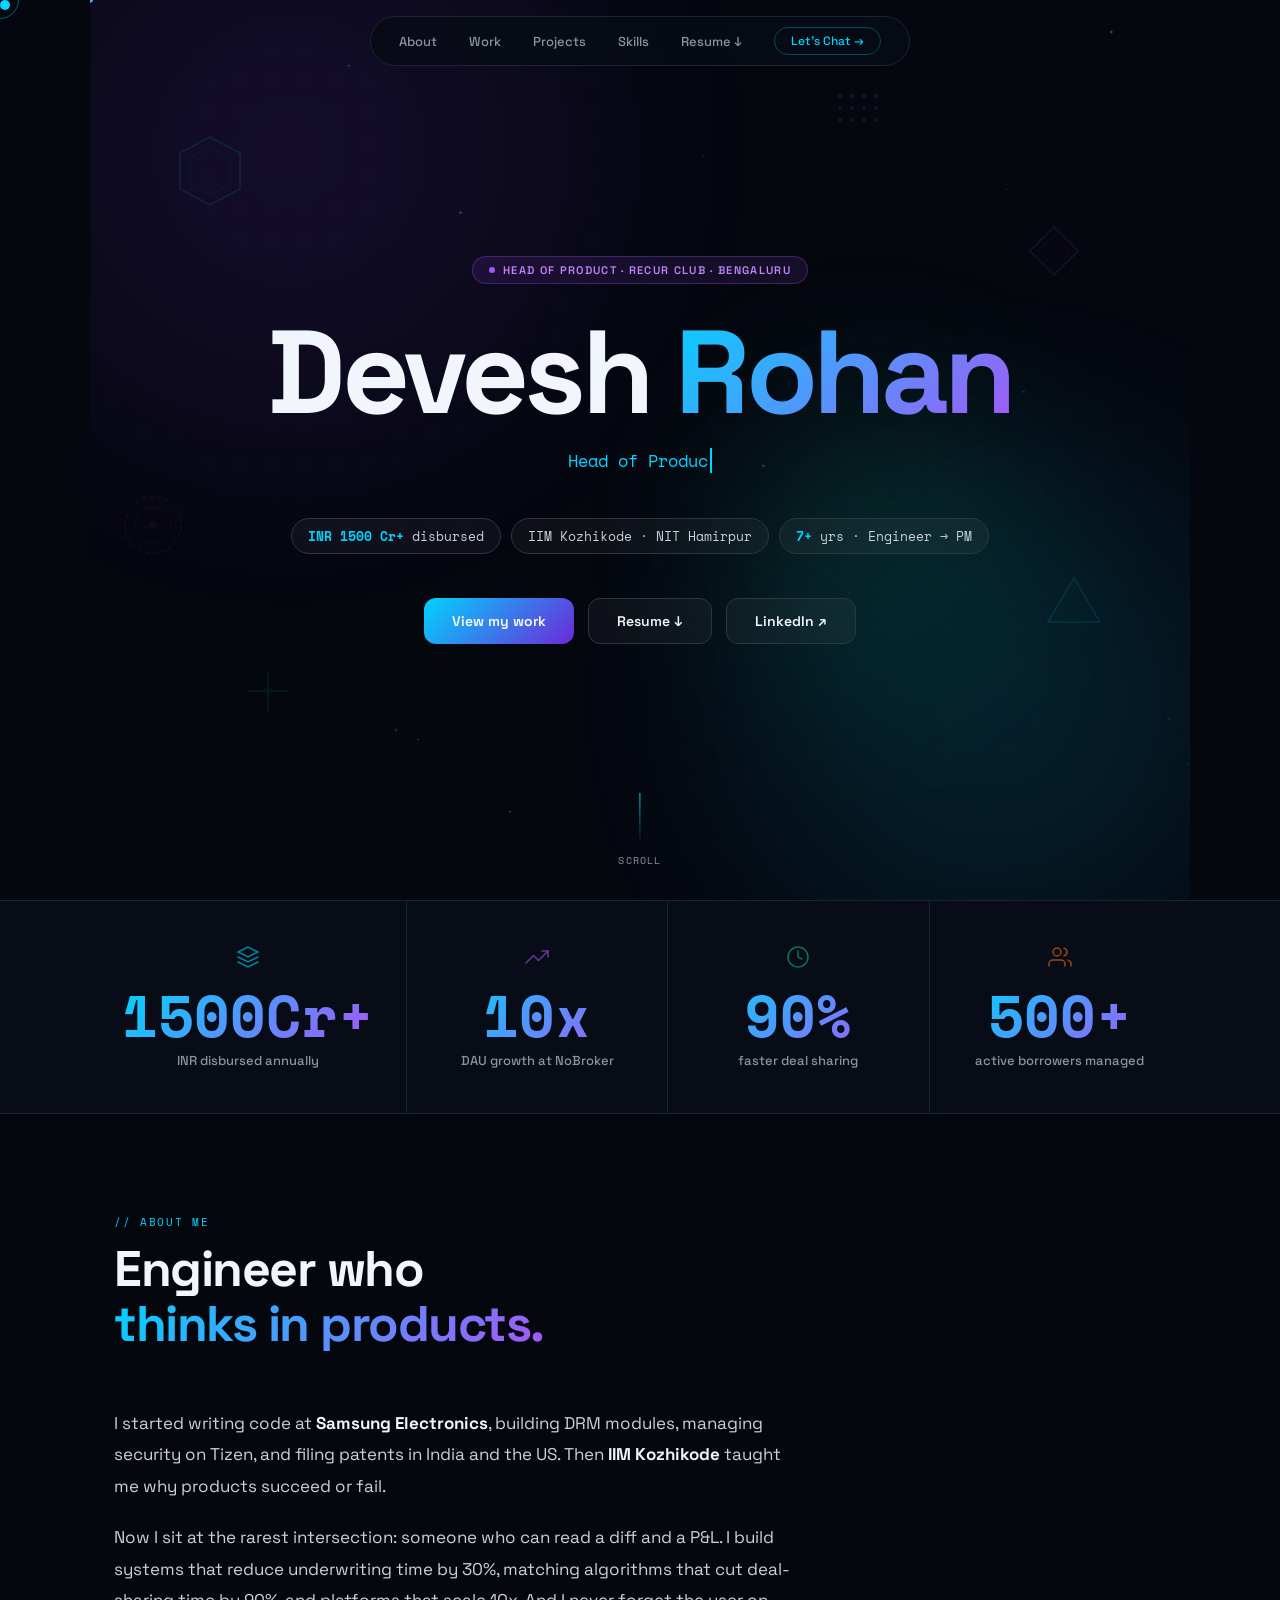
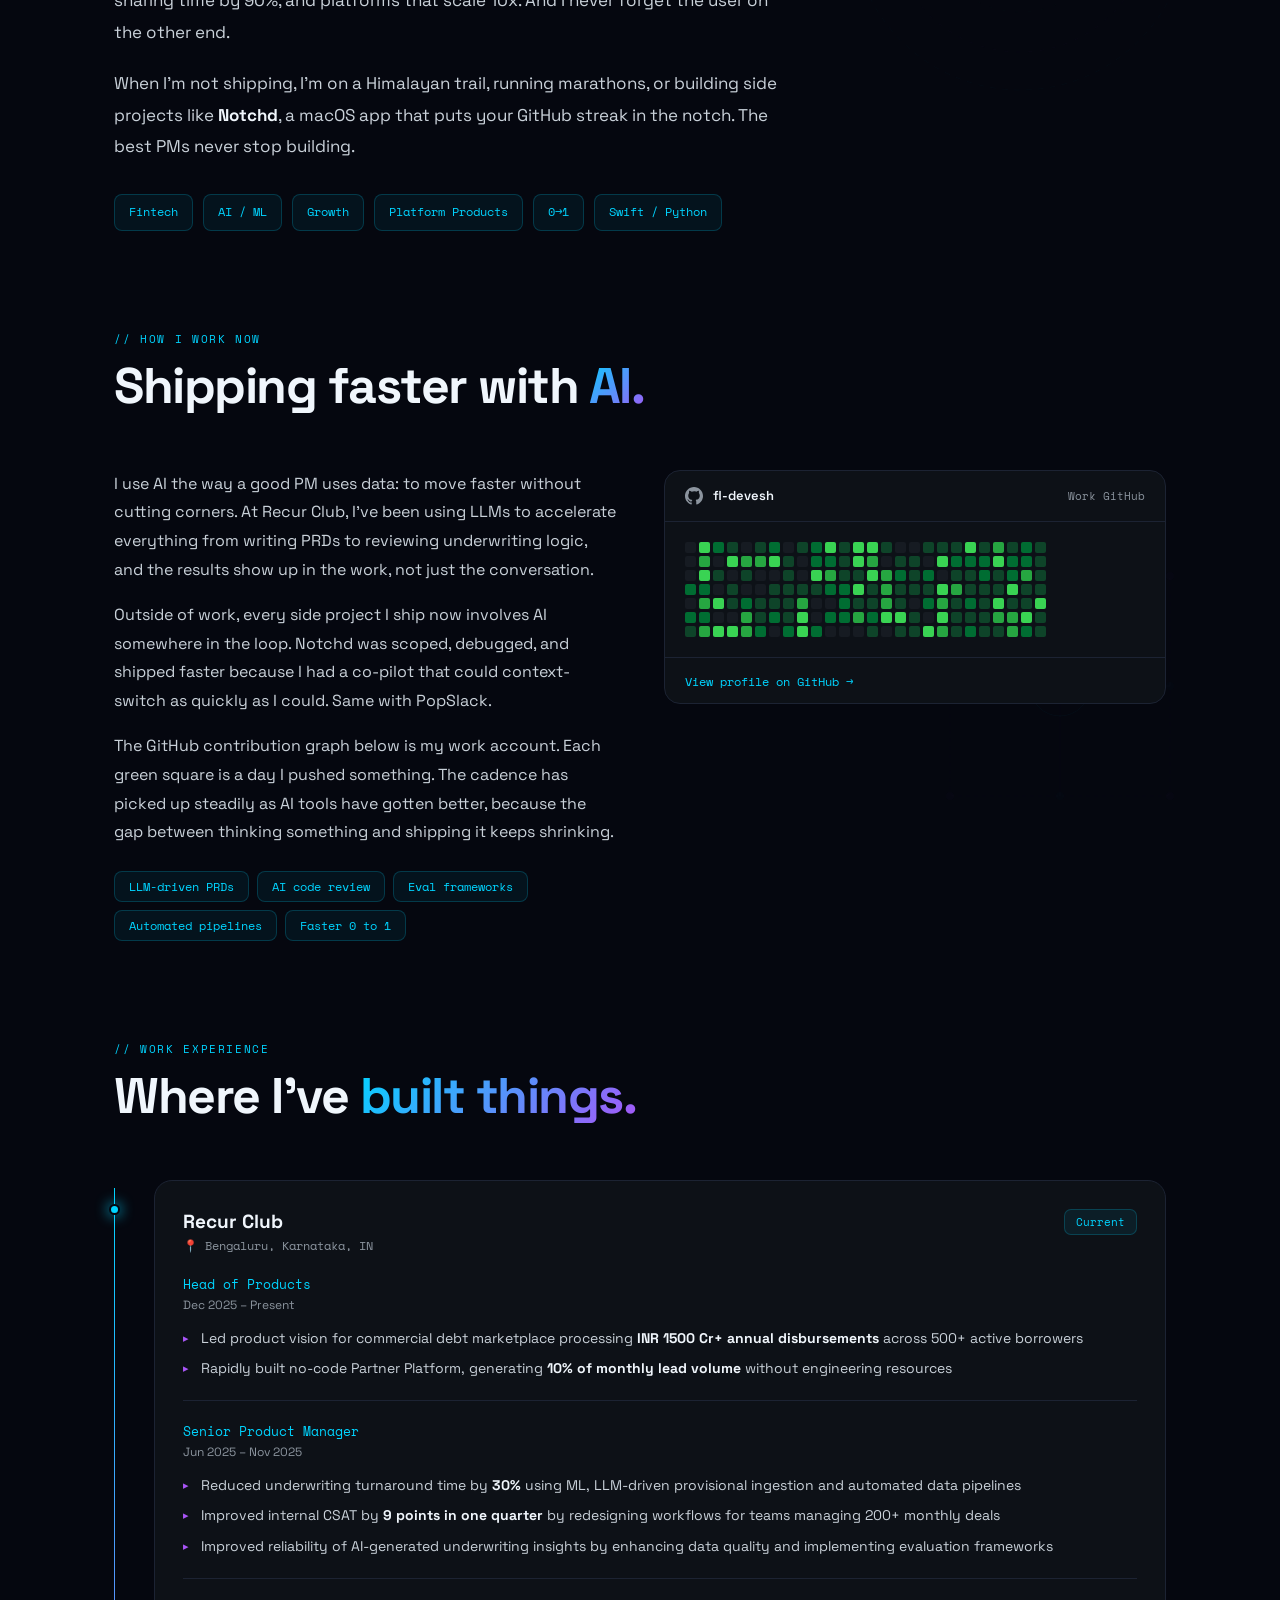
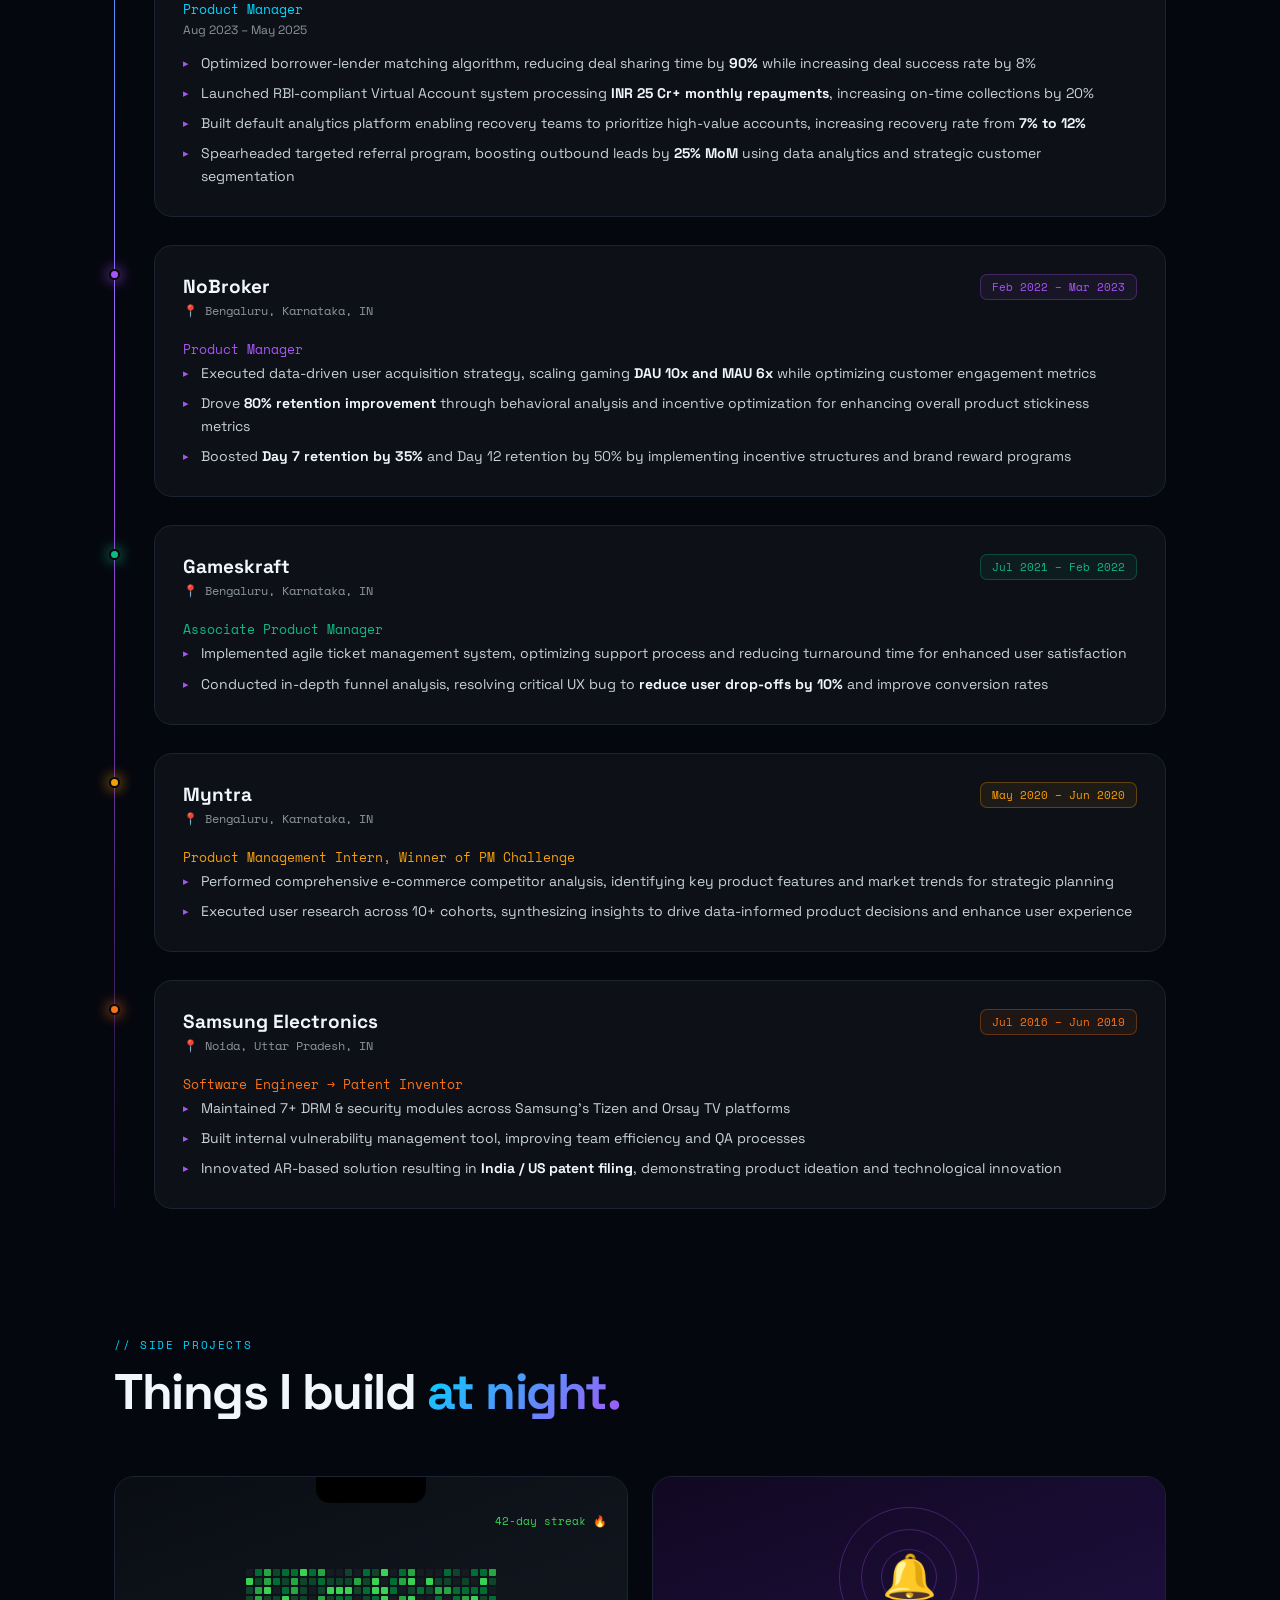
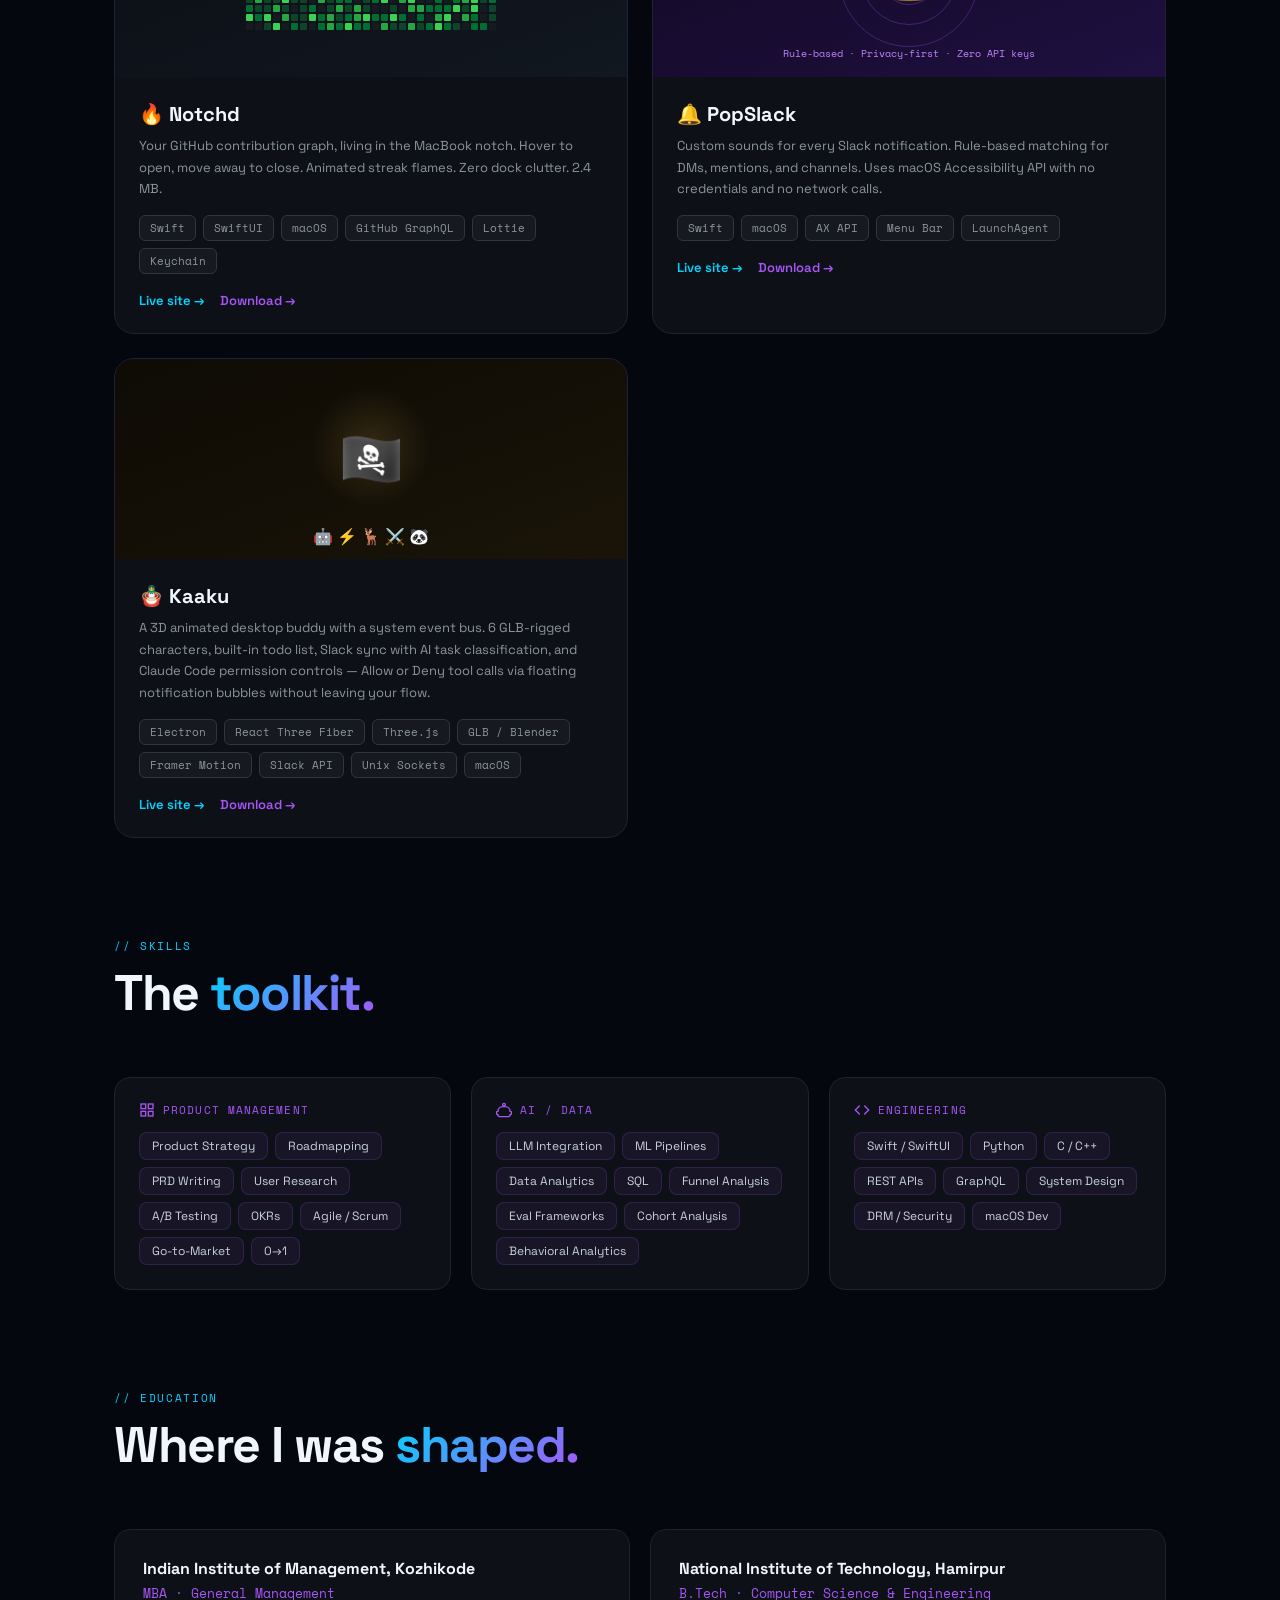
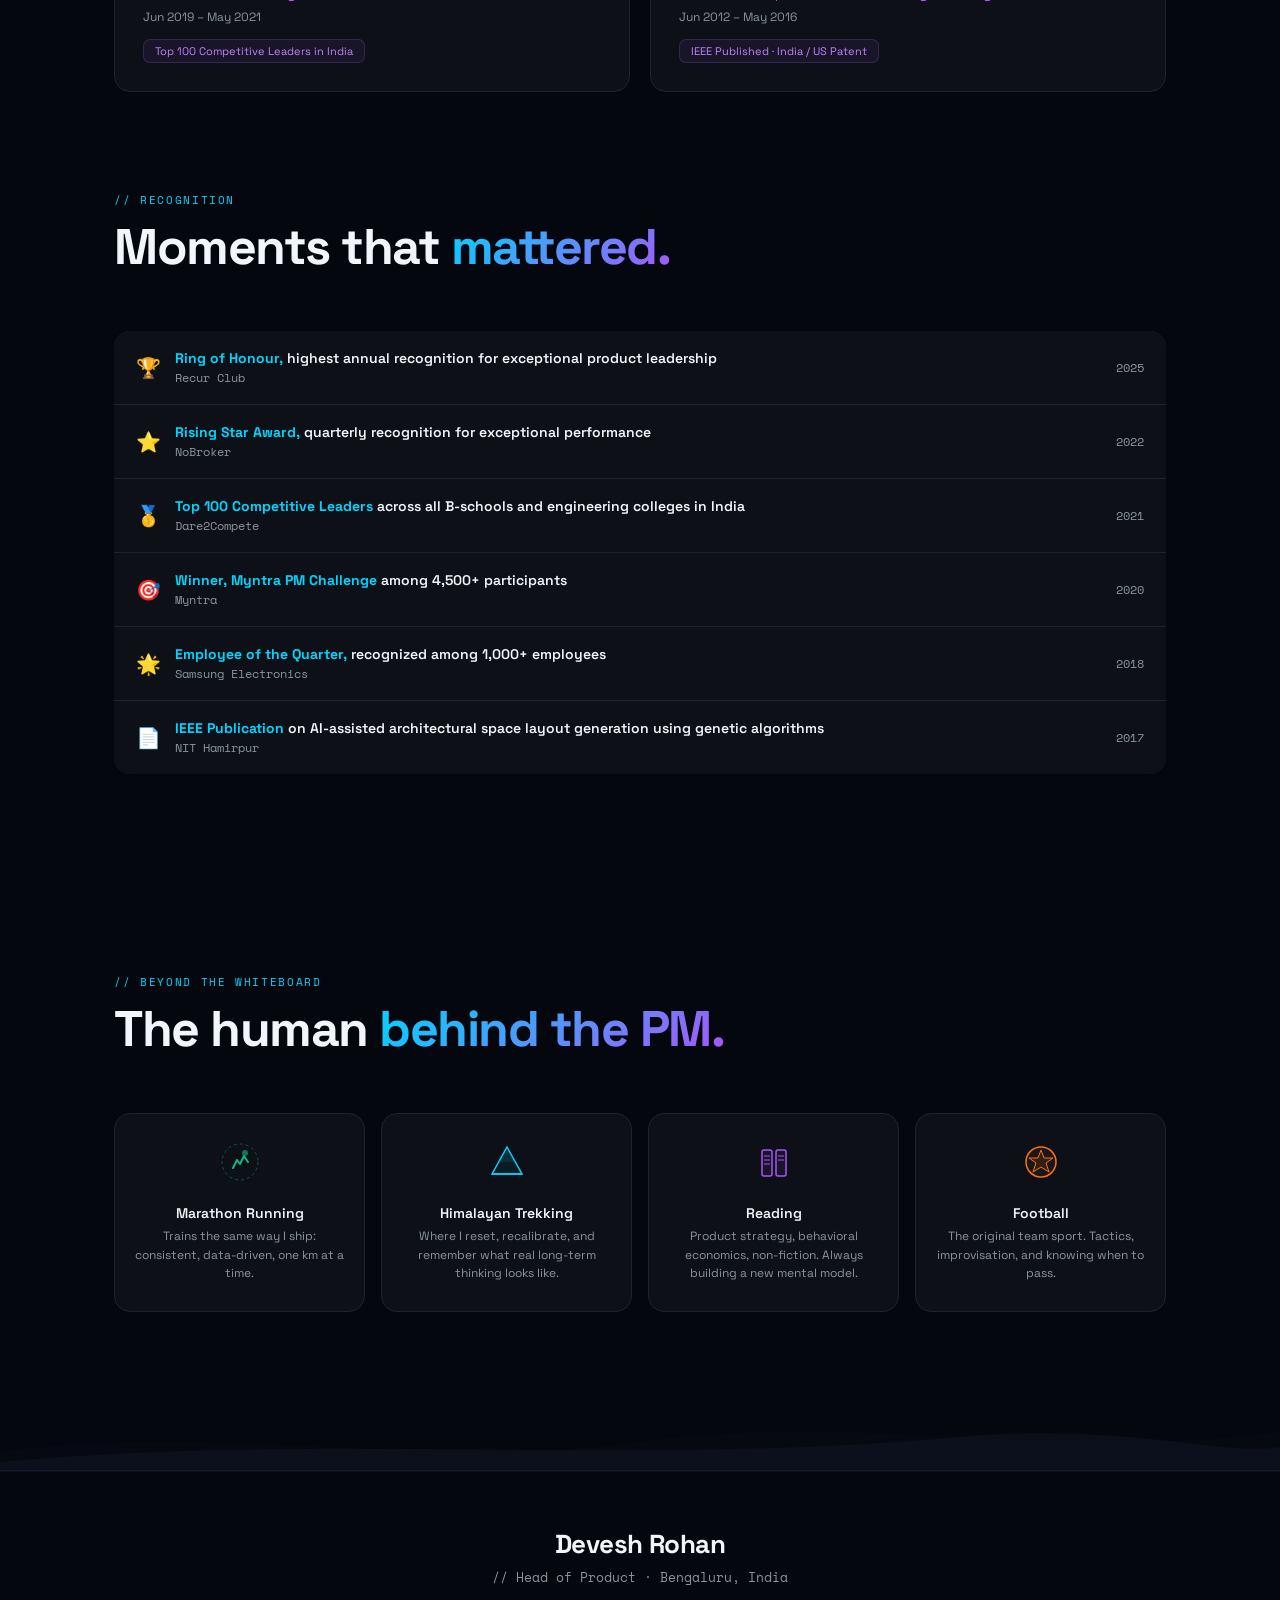
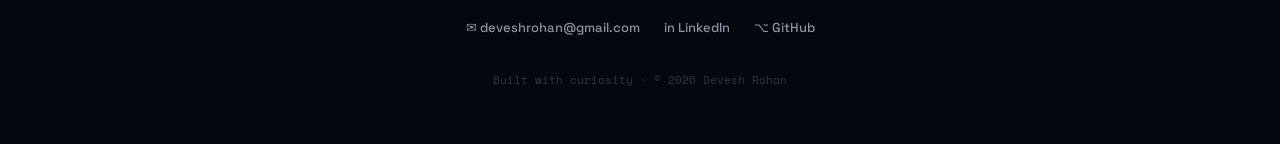
<file: v1/index.html>
<!DOCTYPE html>
<html lang="en">
<head>
  <meta charset="UTF-8" />
  <meta name="viewport" content="width=device-width, initial-scale=1.0" />
  <title>Devesh Rohan, Head of Product</title>
  <meta name="description" content="Head of Product at Recur Club. IIM Kozhikode MBA. Building data-driven products at the intersection of fintech, AI, and growth." />
  <meta property="og:title" content="Devesh Rohan, Head of Product" />
  <meta property="og:description" content="Engineer turned PM. IIM Kozhikode. Building at the intersection of fintech, AI, and growth." />

  <!-- Google Analytics 4 -->
  <script async src="https://www.googletagmanager.com/gtag/js?id=G-6J26ZSESSP"></script>
  <script>
    window.dataLayer = window.dataLayer || [];
    function gtag(){dataLayer.push(arguments);}
    gtag('js', new Date());
    gtag('config', 'G-6J26ZSESSP');
  </script>

  <!-- Hotjar -->
  <script>
    (function(h,o,t,j,a,r){
      h.hj=h.hj||function(){(h.hj.q=h.hj.q||[]).push(arguments)};
      h._hjSettings={hjid:6670886,hjsv:6};
      a=o.getElementsByTagName('head')[0];
      r=o.createElement('script');r.async=1;
      r.src=t+h._hjSettings.hjid+j+h._hjSettings.hjsv;
      a.appendChild(r);
    })(window,document,'https://static.hotjar.com/c/hotjar-','.js?sv=');
  </script>

  <link rel="preconnect" href="https://fonts.googleapis.com">
  <link rel="preconnect" href="https://fonts.gstatic.com" crossorigin>
  <link href="https://fonts.googleapis.com/css2?family=Space+Grotesk:wght@300;400;500;600;700&family=Space+Mono:ital,wght@0,400;0,700;1,400&display=swap" rel="stylesheet">

  <style>
    *, *::before, *::after { box-sizing: border-box; margin: 0; padding: 0; }

    :root {
      --bg:       #05070f;
      --bg2:      #080c16;
      --surface:  #0d1117;
      --surface2: #161b22;
      --border:   #1c2333;
      --border2:  #30363d;
      --cyan:     #00d4ff;
      --purple:   #a855f7;
      --green:    #10b981;
      --orange:   #f97316;
      --text:     #f0f6fc;
      --text2:    #c9d1d9;
      --muted:    #8b949e;
      --font:     'Space Grotesk', sans-serif;
      --mono:     'Space Mono', monospace;
    }

    html { scroll-behavior: smooth; }

    body {
      background: var(--bg);
      color: var(--text);
      font-family: var(--font);
      overflow-x: hidden;
      cursor: none;
    }

    /* ── CUSTOM CURSOR ── */
    #cursor {
      position: fixed; width: 10px; height: 10px;
      background: var(--cyan); border-radius: 50%;
      pointer-events: none; z-index: 9999;
      transition: transform 0.1s; mix-blend-mode: screen;
    }
    #cursor-ring {
      position: fixed; width: 38px; height: 38px;
      border: 1.5px solid rgba(0,212,255,0.4); border-radius: 50%;
      pointer-events: none; z-index: 9998;
      transition: transform 0.2s, border-color 0.2s; mix-blend-mode: screen;
    }

    /* ── PROGRESS BAR ── */
    #progress-bar {
      position: fixed; top: 0; left: 0; height: 2px;
      background: linear-gradient(90deg, var(--cyan), var(--purple));
      z-index: 1000; width: 0%; transition: width 0.1s linear;
    }

    /* ── NAV ── */
    nav {
      position: fixed; top: 16px; left: 50%;
      transform: translateX(-50%);
      z-index: 100;
      background: rgba(8,12,22,0.85);
      backdrop-filter: blur(20px);
      border: 1px solid var(--border);
      border-radius: 999px;
      padding: 10px 28px;
      display: flex; align-items: center; gap: 32px;
      font-size: 13px; font-weight: 500;
      white-space: nowrap;
    }
    nav a { color: var(--muted); text-decoration: none; transition: color 0.2s; }
    nav a:hover { color: var(--text); }
    nav .nav-cta {
      color: var(--cyan); border: 1px solid rgba(0,212,255,0.3);
      padding: 5px 16px; border-radius: 999px; font-size: 12px;
    }
    nav .nav-cta:hover { background: rgba(0,212,255,0.08); color: var(--cyan); }

    /* ── HERO ── */
    #hero {
      position: relative; height: 100vh; min-height: 700px;
      display: flex; flex-direction: column;
      align-items: center; justify-content: center;
      overflow: hidden; text-align: center;
    }
    #hero-canvas { position: absolute; inset: 0; z-index: 0; }

    .orb {
      position: absolute; border-radius: 50%;
      filter: blur(80px); opacity: 0.15;
      pointer-events: none; z-index: 1;
    }
    .orb-1 {
      width: 700px; height: 700px;
      background: radial-gradient(circle, #7c3aed, transparent);
      top: -200px; left: -150px;
      animation: orb1 14s ease-in-out infinite;
    }
    .orb-2 {
      width: 600px; height: 600px;
      background: radial-gradient(circle, #00d4ff, transparent);
      bottom: -100px; right: -100px;
      animation: orb2 18s ease-in-out infinite;
    }
    .orb-3 {
      width: 350px; height: 350px;
      background: radial-gradient(circle, #10b981, transparent);
      top: 40%; left: 55%;
      animation: orb3 11s ease-in-out infinite;
    }
    @keyframes orb1 { 0%,100%{transform:translate(0,0)} 50%{transform:translate(60px,50px)} }
    @keyframes orb2 { 0%,100%{transform:translate(0,0)} 50%{transform:translate(-50px,-60px)} }
    @keyframes orb3 { 0%,100%{transform:scale(1)} 50%{transform:scale(1.3)} }

    .hero-content { position: relative; z-index: 2; padding: 0 24px; }

    .hero-tag {
      display: inline-flex; align-items: center; gap: 8px;
      background: rgba(168,85,247,0.1);
      border: 1px solid rgba(168,85,247,0.3);
      color: #c084fc; font-size: 11px; font-weight: 600;
      letter-spacing: 0.12em; text-transform: uppercase;
      padding: 6px 16px; border-radius: 999px; margin-bottom: 32px;
    }
    .hero-tag::before {
      content: ''; width: 6px; height: 6px;
      background: #a855f7; border-radius: 50%;
      animation: dot-pulse 2s infinite;
    }
    @keyframes dot-pulse {
      0%,100%{opacity:1;transform:scale(1)} 50%{opacity:0.4;transform:scale(1.4)}
    }

    h1.hero-name {
      font-size: clamp(60px, 10vw, 118px);
      font-weight: 700; line-height: 0.95;
      letter-spacing: -0.04em; margin-bottom: 20px;
    }
    .name-first { color: var(--text); }
    .name-last {
      background: linear-gradient(135deg, var(--cyan) 0%, var(--purple) 100%);
      -webkit-background-clip: text; -webkit-text-fill-color: transparent;
      background-clip: text;
    }

    .hero-typewriter {
      font-family: var(--mono); font-size: 17px;
      color: var(--muted); margin-bottom: 44px; height: 26px;
    }
    #tw-text {
      color: var(--cyan);
      border-right: 2px solid var(--cyan);
      padding-right: 2px;
      animation: caret 0.8s step-end infinite;
    }
    @keyframes caret { 0%,100%{border-color:var(--cyan)} 50%{border-color:transparent} }

    .hero-pills {
      display: flex; gap: 10px; justify-content: center;
      flex-wrap: wrap; margin-bottom: 44px;
    }
    .pill {
      background: rgba(255,255,255,0.04);
      border: 1px solid var(--border2);
      border-radius: 999px; padding: 7px 16px;
      font-size: 13px; color: var(--text2);
      font-family: var(--mono);
    }
    .pill strong { color: var(--cyan); }

    .hero-ctas { display: flex; gap: 14px; justify-content: center; flex-wrap: wrap; }

    .btn {
      display: inline-flex; align-items: center; gap: 8px;
      padding: 13px 28px; border-radius: 12px;
      font-size: 14px; font-weight: 600;
      text-decoration: none; transition: all 0.22s;
      font-family: var(--font); cursor: none;
    }
    .btn-primary {
      background: linear-gradient(135deg, var(--cyan), #6d28d9);
      color: #fff;
    }
    .btn-primary:hover { transform: translateY(-3px); box-shadow: 0 10px 32px rgba(0,212,255,0.35); }
    .btn-secondary {
      background: rgba(255,255,255,0.04); color: var(--text);
      border: 1px solid var(--border2);
    }
    .btn-secondary:hover { background: rgba(255,255,255,0.09); transform: translateY(-3px); }

    .scroll-hint {
      position: absolute; bottom: 32px; left: 50%;
      transform: translateX(-50%); z-index: 2;
      display: flex; flex-direction: column;
      align-items: center; gap: 8px;
      color: var(--muted); font-size: 10px;
      letter-spacing: 0.12em; text-transform: uppercase;
      font-family: var(--mono);
    }
    .scroll-line {
      width: 1px; height: 52px;
      background: linear-gradient(to bottom, var(--cyan), transparent);
      animation: scroll-anim 2.2s ease-in-out infinite;
    }
    @keyframes scroll-anim {
      0%{opacity:0;transform:scaleY(0);transform-origin:top}
      50%{opacity:1;transform:scaleY(1)}
      100%{opacity:0;transform:scaleY(0);transform-origin:bottom}
    }

    /* ── METRICS STRIP ── */
    #metrics {
      background: var(--bg2);
      border-top: 1px solid var(--border);
      border-bottom: 1px solid var(--border);
      padding: 0;
    }
    .metrics-grid {
      display: grid; grid-template-columns: repeat(4,1fr);
      max-width: 1100px; margin: 0 auto;
      gap: 1px; background: var(--border);
    }
    .metric-item { background: var(--bg2); padding: 44px 32px; text-align: center; }
    .metric-number {
      font-size: clamp(38px, 5vw, 58px);
      font-weight: 700; font-family: var(--mono);
      background: linear-gradient(135deg, var(--cyan), var(--purple));
      -webkit-background-clip: text; -webkit-text-fill-color: transparent;
      background-clip: text; line-height: 1; margin-bottom: 8px;
    }
    .metric-label { font-size: 13px; color: var(--muted); font-weight: 500; }

    /* ── SECTIONS ── */
    section {
      padding: 100px 24px;
      max-width: 1100px;
      margin: 0 auto;
    }
    .section-label {
      font-family: var(--mono); font-size: 11px; color: var(--cyan);
      letter-spacing: 0.15em; text-transform: uppercase; margin-bottom: 12px;
    }
    .section-title {
      font-size: clamp(30px, 5vw, 50px);
      font-weight: 700; letter-spacing: -0.03em;
      line-height: 1.1; margin-bottom: 56px;
    }
    .section-title em {
      font-style: normal;
      background: linear-gradient(135deg, var(--cyan), var(--purple));
      -webkit-background-clip: text; -webkit-text-fill-color: transparent;
      background-clip: text;
    }

    /* ── ABOUT ── */
    .about-body {
      max-width: 680px;
      font-size: 17px; color: var(--text2); line-height: 1.85;
    }
    .about-body p + p { margin-top: 20px; }
    .about-body strong { color: var(--text); }
    .about-chips { display: flex; gap: 10px; flex-wrap: wrap; margin-top: 32px; }
    .about-chip {
      background: rgba(0,212,255,0.06);
      border: 1px solid rgba(0,212,255,0.2);
      color: var(--cyan); font-size: 12px;
      font-family: var(--mono); padding: 6px 14px;
      border-radius: 8px;
    }

    /* ── TIMELINE ── */
    .timeline { position: relative; }
    .timeline::before {
      content: ''; position: absolute;
      left: 0; top: 8px; bottom: 0; width: 1px;
      background: linear-gradient(to bottom, var(--cyan), var(--purple), rgba(168,85,247,0.1));
    }
    .timeline-item {
      padding-left: 40px; margin-bottom: 28px;
      position: relative; opacity: 0;
      transform: translateX(24px);
      transition: opacity 0.6s cubic-bezier(0.16,1,0.3,1), transform 0.6s cubic-bezier(0.16,1,0.3,1);
    }
    .timeline-item.visible { opacity: 1; transform: translateX(0); }
    .timeline-dot {
      position: absolute; left: -5px; top: 24px;
      width: 11px; height: 11px; border-radius: 50%;
      background: var(--cyan); border: 2px solid var(--bg);
      box-shadow: 0 0 14px var(--cyan);
    }
    .t-card {
      background: var(--surface); border: 1px solid var(--border);
      border-radius: 18px; padding: 28px;
      transition: border-color 0.2s, box-shadow 0.2s;
    }
    .t-card:hover { border-color: rgba(0,212,255,0.25); box-shadow: 0 8px 40px rgba(0,0,0,0.3); }
    .t-header {
      display: flex; align-items: flex-start;
      justify-content: space-between; margin-bottom: 20px;
      gap: 16px; flex-wrap: wrap;
    }
    .t-company { font-size: 19px; font-weight: 700; margin-bottom: 3px; }
    .t-location { font-size: 12px; color: var(--muted); font-family: var(--mono); }
    .t-badge {
      background: rgba(0,212,255,0.07);
      border: 1px solid rgba(0,212,255,0.2);
      color: var(--cyan); font-size: 11px;
      font-family: var(--mono); padding: 4px 11px;
      border-radius: 7px; white-space: nowrap; flex-shrink: 0;
    }
    .t-role-block + .t-role-block { margin-top: 20px; padding-top: 20px; border-top: 1px solid var(--border); }
    .t-role { font-size: 13px; font-family: var(--mono); color: var(--cyan); margin-bottom: 3px; }
    .t-dates { font-size: 12px; color: var(--muted); margin-bottom: 14px; }
    .t-bullets { list-style: none; display: flex; flex-direction: column; gap: 7px; }
    .t-bullets li {
      font-size: 14px; color: var(--text2); line-height: 1.65;
      padding-left: 18px; position: relative;
    }
    .t-bullets li::before {
      content: '▸'; position: absolute; left: 0;
      color: var(--purple); font-size: 11px; top: 2px;
    }
    .t-bullets li strong { color: var(--text); }

    /* ── PROJECTS ── */
    .projects-grid { display: grid; grid-template-columns: 1fr 1fr; gap: 24px; }
    .p-card {
      background: var(--surface); border: 1px solid var(--border);
      border-radius: 20px; overflow: hidden;
      transition: border-color 0.3s, box-shadow 0.3s, transform 0.3s;
      transform-style: preserve-3d;
      opacity: 0; transform: translateY(36px);
    }
    .p-card.visible { opacity: 1; transform: translateY(0); }
    .p-card:hover { border-color: rgba(0,212,255,0.3); box-shadow: 0 24px 64px rgba(0,0,0,0.5); }
    .p-preview {
      height: 200px; display: flex;
      align-items: center; justify-content: center;
      position: relative; overflow: hidden;
    }
    .p-preview-kaaku {
      background: linear-gradient(160deg, #0e0b05 0%, #1a1408 100%);
      position: relative; overflow: hidden;
    }
    .kaaku-glow {
      position: absolute; top: 50%; left: 50%; transform: translate(-50%,-60%);
      width: 120px; height: 120px; border-radius: 50%;
      background: radial-gradient(circle, rgba(200,164,74,0.18) 0%, transparent 70%);
      animation: kaaku-pulse 2.8s ease-in-out infinite;
    }
    @keyframes kaaku-pulse {
      0%,100%{opacity:0.6;transform:translate(-50%,-60%) scale(1);}
      50%{opacity:1;transform:translate(-50%,-60%) scale(1.15);}
    }
    .kaaku-buddy {
      position: relative; z-index: 2;
      font-size: 52px; line-height: 1;
      animation: kaaku-float 3s ease-in-out infinite;
    }
    @keyframes kaaku-float {
      0%,100%{transform:translateY(0);}
      50%{transform:translateY(-8px);}
    }
    .kaaku-chars {
      position: absolute; bottom: 12px; left: 50%; transform: translateX(-50%);
      display: flex; gap: 8px; z-index: 2; font-size: 16px;
    }
    .p-preview-notchd {
      background: linear-gradient(160deg, #0a0d14 0%, #121820 100%);
    }
    .p-preview-notchd::before {
      content: ''; position: absolute; top: 0; left: 50%;
      transform: translateX(-50%);
      width: 110px; height: 26px;
      background: #000; border-radius: 0 0 14px 14px; z-index: 2;
    }
    .notch-mini-grid {
      display: flex; gap: 2px; margin-top: 44px; z-index: 1;
    }
    .nmg-col { display: flex; flex-direction: column; gap: 2px; }
    .nmg-cell { width: 7px; height: 7px; border-radius: 1px; }
    .streak-badge {
      position: absolute; top: 36px; right: 20px;
      font-size: 11px; color: #39d353;
      font-family: var(--mono); z-index: 3;
    }
    .p-preview-popslack {
      background: linear-gradient(160deg, #120822 0%, #1e1040 100%);
    }
    .slack-rings {
      position: relative; display: flex;
      align-items: center; justify-content: center;
    }
    .slack-ring {
      position: absolute; border: 1px solid rgba(168,85,247,0.3);
      border-radius: 50%; animation: ring-pulse 3s ease-in-out infinite;
    }
    @keyframes ring-pulse {
      0%,100%{opacity:0.3;transform:scale(1)}
      50%{opacity:0.6;transform:scale(1.08)}
    }
    .p-body { padding: 24px; }
    .p-name { font-size: 20px; font-weight: 700; margin-bottom: 8px; }
    .p-desc { font-size: 13px; color: var(--muted); line-height: 1.65; margin-bottom: 16px; }
    .p-tags { display: flex; gap: 7px; flex-wrap: wrap; margin-bottom: 18px; }
    .tag {
      background: rgba(255,255,255,0.04);
      border: 1px solid var(--border2);
      color: var(--muted); font-size: 11px;
      font-family: var(--mono); padding: 4px 10px; border-radius: 6px;
    }
    .p-links { display: flex; gap: 16px; }
    .p-links a {
      font-size: 13px; font-weight: 600;
      text-decoration: none; color: var(--cyan);
      display: flex; align-items: center; gap: 5px;
      transition: gap 0.2s;
    }
    .p-links a:hover { gap: 9px; }
    .p-links a.purple { color: var(--purple); }

    /* ── SKILLS ── */
    .skills-grid { display: grid; grid-template-columns: repeat(3,1fr); gap: 20px; }
    .sk-group {
      background: var(--surface); border: 1px solid var(--border);
      border-radius: 16px; padding: 24px;
      opacity: 0; transform: translateY(20px);
      transition: all 0.5s cubic-bezier(0.16,1,0.3,1);
    }
    .sk-group.visible { opacity: 1; transform: translateY(0); }
    .sk-title {
      font-size: 11px; font-family: var(--mono);
      color: var(--purple); letter-spacing: 0.1em;
      text-transform: uppercase; margin-bottom: 14px;
    }
    .sk-tags { display: flex; flex-wrap: wrap; gap: 7px; }
    .sk-tag {
      background: rgba(168,85,247,0.07);
      border: 1px solid rgba(168,85,247,0.18);
      color: var(--text2); font-size: 12px;
      padding: 5px 12px; border-radius: 8px;
      transition: all 0.18s; cursor: default;
    }
    .sk-tag:hover { background: rgba(168,85,247,0.14); color: var(--text); transform: translateY(-1px); }

    /* ── EDUCATION ── */
    .edu-grid { display: grid; grid-template-columns: 1fr 1fr; gap: 20px; }
    .edu-card {
      background: var(--surface); border: 1px solid var(--border);
      border-radius: 16px; padding: 28px;
      opacity: 0; transform: translateY(20px);
      transition: all 0.5s cubic-bezier(0.16,1,0.3,1);
    }
    .edu-card.visible { opacity: 1; transform: translateY(0); }
    .edu-card:hover { border-color: rgba(168,85,247,0.3); }
    .edu-inst { font-size: 16px; font-weight: 700; margin-bottom: 4px; }
    .edu-degree { font-size: 13px; color: var(--purple); font-family: var(--mono); margin-bottom: 6px; }
    .edu-date { font-size: 12px; color: var(--muted); margin-bottom: 14px; }
    .edu-badge {
      display: inline-block;
      background: rgba(168,85,247,0.08);
      border: 1px solid rgba(168,85,247,0.22);
      color: #c084fc; font-size: 11px;
      padding: 4px 11px; border-radius: 7px;
    }

    /* ── AWARDS ── */
    .awards-list {
      display: flex; flex-direction: column;
      gap: 1px; background: var(--border);
      border-radius: 16px; overflow: hidden;
    }
    .award-item {
      background: var(--surface); padding: 18px 22px;
      display: flex; align-items: center; gap: 14px;
      transition: background 0.2s;
      opacity: 0; transform: translateX(-18px);
    }
    .award-item.visible { opacity: 1; transform: translateX(0); transition: all 0.45s cubic-bezier(0.16,1,0.3,1); }
    .award-item:hover { background: var(--surface2); }
    .award-icon { font-size: 20px; flex-shrink: 0; }
    .award-text { flex: 1; }
    .award-title { font-size: 14px; font-weight: 600; margin-bottom: 2px; }
    .award-title strong { color: var(--cyan); }
    .award-org { font-size: 12px; color: var(--muted); font-family: var(--mono); }
    .award-year { font-size: 12px; color: var(--muted); font-family: var(--mono); flex-shrink: 0; }

    /* ── AI SECTION ── */
    .ai-body {
      display: grid; grid-template-columns: 1fr 1fr;
      gap: 48px; align-items: start;
    }
    .ai-text p { font-size: 16px; color: var(--text2); line-height: 1.8; }
    .ai-text p + p { margin-top: 16px; }
    .ai-text strong { color: var(--text); }
    .ai-chips { display: flex; gap: 8px; flex-wrap: wrap; margin-top: 24px; }
    .github-card {
      background: var(--surface); border: 1px solid var(--border);
      border-radius: 16px; overflow: hidden;
    }
    .github-card-header {
      display: flex; align-items: center; gap: 10px;
      padding: 16px 20px; border-bottom: 1px solid var(--border);
    }
    .github-graph-wrap {
      padding: 20px; overflow-x: auto;
    }
    .gg-grid { display: flex; gap: 3px; }
    .gg-col { display: flex; flex-direction: column; gap: 3px; }
    .gg-cell { width: 11px; height: 11px; border-radius: 2px; }
    .github-card-footer { padding: 12px 20px; border-top: 1px solid var(--border); }
    @media (max-width: 768px) {
      .ai-body { grid-template-columns: 1fr; }
    }

    /* ── BEYOND ── */
    .beyond-grid { display: grid; grid-template-columns: repeat(4,1fr); gap: 16px; }
    .beyond-card {
      background: var(--surface); border: 1px solid var(--border);
      border-radius: 16px; padding: 28px 18px; text-align: center;
      opacity: 0; transform: translateY(20px);
      transition: all 0.45s cubic-bezier(0.16,1,0.3,1);
    }
    .beyond-card.visible { opacity: 1; transform: translateY(0); }
    .beyond-card:hover { border-color: rgba(16,185,129,0.35); transform: translateY(-5px); box-shadow: 0 14px 40px rgba(16,185,129,0.08); }
    .beyond-icon { font-size: 34px; margin-bottom: 12px; }
    .beyond-ttl { font-size: 14px; font-weight: 600; margin-bottom: 5px; }
    .beyond-sub { font-size: 12px; color: var(--muted); line-height: 1.55; }

    /* ── FOOTER ── */
    footer {
      border-top: 1px solid var(--border);
      padding: 56px 24px; text-align: center;
    }
    .footer-name { font-size: 26px; font-weight: 700; letter-spacing: -0.02em; margin-bottom: 6px; }
    .footer-sub { font-size: 13px; color: var(--muted); font-family: var(--mono); margin-bottom: 32px; }
    .footer-links { display: flex; gap: 24px; justify-content: center; margin-bottom: 36px; flex-wrap: wrap; }
    .footer-links a {
      color: var(--muted); text-decoration: none;
      font-size: 13px; font-weight: 500;
      display: flex; align-items: center; gap: 6px;
      transition: color 0.2s;
    }
    .footer-links a:hover { color: var(--cyan); }
    .footer-copy { font-size: 11px; color: var(--border2); font-family: var(--mono); }

    /* ── REVEAL UTILITY ── */
    .reveal {
      opacity: 0; transform: translateY(26px);
      transition: all 0.7s cubic-bezier(0.16,1,0.3,1);
    }
    .reveal.visible { opacity: 1; transform: translateY(0); }

    /* ── GLOBAL DOT GRID BACKGROUND ── */
    body::before {
      content: '';
      position: fixed; inset: 0; z-index: 0; pointer-events: none;
      background-image: radial-gradient(circle, rgba(255,255,255,0.04) 1px, transparent 1px);
      background-size: 32px 32px;
      mask-image: radial-gradient(ellipse 80% 80% at 50% 50%, black 40%, transparent 100%);
    }

    /* ── FLOATING SVG SHAPES (HERO) ── */
    .hero-shapes { position: absolute; inset: 0; z-index: 1; pointer-events: none; overflow: hidden; }
    .hs { position: absolute; opacity: 0.12; }
    .hs-1 { top: 15%; left: 8%; animation: float1 9s ease-in-out infinite; }
    .hs-2 { top: 25%; right: 10%; animation: float2 12s ease-in-out infinite; }
    .hs-3 { bottom: 20%; left: 14%; animation: float3 10s ease-in-out infinite; }
    .hs-4 { bottom: 30%; right: 8%; animation: float1 14s ease-in-out infinite reverse; }
    .hs-5 { top: 55%; left: 3%; animation: float2 8s ease-in-out infinite; }
    .hs-6 { top: 10%; right: 28%; animation: float3 11s ease-in-out infinite; }
    @keyframes float1 { 0%,100%{transform:translateY(0) rotate(0deg)} 50%{transform:translateY(-18px) rotate(12deg)} }
    @keyframes float2 { 0%,100%{transform:translateY(0) rotate(0deg)} 50%{transform:translateY(16px) rotate(-10deg)} }
    @keyframes float3 { 0%,100%{transform:translateY(0) scale(1)} 50%{transform:translateY(-12px) scale(1.08)} }

    /* ── SECTION DECORATIVE SVG ── */
    .section-deco {
      position: absolute; right: 0; top: 50%;
      transform: translateY(-50%);
      opacity: 0.04; pointer-events: none;
      width: 340px; height: 340px;
    }
    section { position: relative; }

    /* ── METRIC ICONS ── */
    .metric-icon { margin-bottom: 12px; opacity: 0.6; }

    /* ── SKILL GROUP ICONS ── */
    .sk-icon { display: flex; align-items: center; gap: 8px; margin-bottom: 14px; }
    .sk-icon svg { flex-shrink: 0; }

    /* ── TIMELINE SVG CONNECTOR ── */
    .t-company-row { display: flex; align-items: center; gap: 10px; }

    /* ── FOOTER SVG ── */
    .footer-wave {
      width: 100%; overflow: hidden; line-height: 0;
      margin-bottom: -2px;
    }

    /* ── RESPONSIVE ── */
    @media (max-width: 768px) {
      nav { gap: 16px; padding: 10px 18px; font-size: 12px; }
      nav a:not(.nav-cta):not(:last-child) { display: none; }
      .metrics-grid { grid-template-columns: repeat(2,1fr); }
      .projects-grid { grid-template-columns: 1fr; }
      .skills-grid { grid-template-columns: 1fr; }
      .edu-grid { grid-template-columns: 1fr; }
      .beyond-grid { grid-template-columns: repeat(2,1fr); }
      body { cursor: auto; }
      #cursor, #cursor-ring { display: none; }
    }
  </style>
</head>
<body>

<div id="cursor"></div>
<div id="cursor-ring"></div>
<div id="progress-bar"></div>

<!-- ── NAV ── -->
<nav>
  <a href="#about">About</a>
  <a href="#experience">Work</a>
  <a href="#projects">Projects</a>
  <a href="#skills">Skills</a>
  <a href="./Devesh_Rohan.pdf" target="_blank"
     onclick="gtag('event','resume_download',{event_category:'nav'});">Resume ↓</a>
  <a href="mailto:deveshrohan@gmail.com" class="nav-cta"
     onclick="gtag('event','hire_me_click',{event_category:'nav'});">Let's Chat →</a>
</nav>

<!-- ── HERO ── -->
<section id="hero">
  <canvas id="hero-canvas"></canvas>
  <div class="orb orb-1"></div>
  <div class="orb orb-2"></div>
  <div class="orb orb-3"></div>

  <!-- Floating geometric SVG shapes -->
  <div class="hero-shapes">
    <!-- Hexagon -->
    <div class="hs hs-1">
      <svg width="64" height="72" viewBox="0 0 64 72" fill="none">
        <polygon points="32,2 62,18 62,54 32,70 2,54 2,18" stroke="#00d4ff" stroke-width="1.5" fill="none"/>
        <polygon points="32,12 52,23 52,49 32,60 12,49 12,23" stroke="#00d4ff" stroke-width="0.5" fill="none"/>
      </svg>
    </div>
    <!-- Diamond -->
    <div class="hs hs-2">
      <svg width="52" height="52" viewBox="0 0 52 52" fill="none">
        <polygon points="26,2 50,26 26,50 2,26" stroke="#a855f7" stroke-width="1.5" fill="rgba(168,85,247,0.05)"/>
        <polygon points="26,10 42,26 26,42 10,26" stroke="#a855f7" stroke-width="0.5" fill="none"/>
      </svg>
    </div>
    <!-- Cross / plus -->
    <div class="hs hs-3">
      <svg width="48" height="48" viewBox="0 0 48 48" fill="none">
        <line x1="24" y1="4" x2="24" y2="44" stroke="#10b981" stroke-width="1.5"/>
        <line x1="4" y1="24" x2="44" y2="24" stroke="#10b981" stroke-width="1.5"/>
        <circle cx="24" cy="24" r="4" fill="#10b981" fill-opacity="0.3"/>
      </svg>
    </div>
    <!-- Triangle -->
    <div class="hs hs-4">
      <svg width="56" height="50" viewBox="0 0 56 50" fill="none">
        <polygon points="28,3 54,47 2,47" stroke="#00d4ff" stroke-width="1.5" fill="rgba(0,212,255,0.04)"/>
      </svg>
    </div>
    <!-- Circle rings -->
    <div class="hs hs-5">
      <svg width="60" height="60" viewBox="0 0 60 60" fill="none">
        <circle cx="30" cy="30" r="28" stroke="#a855f7" stroke-width="1" stroke-dasharray="4 4"/>
        <circle cx="30" cy="30" r="18" stroke="#a855f7" stroke-width="0.5"/>
        <circle cx="30" cy="30" r="4" fill="#a855f7" fill-opacity="0.4"/>
      </svg>
    </div>
    <!-- Dot cluster -->
    <div class="hs hs-6">
      <svg width="48" height="36" viewBox="0 0 48 36" fill="none">
        <circle cx="6" cy="6" r="2" fill="#00d4ff"/><circle cx="18" cy="6" r="2" fill="#00d4ff"/>
        <circle cx="30" cy="6" r="2" fill="#00d4ff"/><circle cx="42" cy="6" r="2" fill="#00d4ff"/>
        <circle cx="6" cy="18" r="2" fill="#a855f7"/><circle cx="18" cy="18" r="2" fill="#a855f7"/>
        <circle cx="30" cy="18" r="2" fill="#a855f7"/><circle cx="42" cy="18" r="2" fill="#a855f7"/>
        <circle cx="6" cy="30" r="2" fill="#10b981"/><circle cx="18" cy="30" r="2" fill="#10b981"/>
        <circle cx="30" cy="30" r="2" fill="#10b981"/><circle cx="42" cy="30" r="2" fill="#10b981"/>
      </svg>
    </div>
  </div>

  <div class="hero-content">
    <div class="hero-tag">Head of Product · Recur Club · Bengaluru</div>
    <h1 class="hero-name">
      <span class="name-first">Devesh </span><span class="name-last">Rohan</span>
    </h1>
    <div class="hero-typewriter"><span id="tw-text"></span></div>
    <div class="hero-pills">
      <div class="pill"><strong>INR 1500 Cr+</strong> disbursed</div>
      <div class="pill">IIM Kozhikode · NIT Hamirpur</div>
      <div class="pill"><strong>7+</strong> yrs · Engineer → PM</div>
    </div>
    <div class="hero-ctas">
      <a class="btn btn-primary" href="#experience"
         onclick="gtag('event','view_work_click',{event_category:'hero'});">View my work</a>
      <a class="btn btn-secondary" href="./Devesh_Rohan.pdf" target="_blank"
         onclick="gtag('event','resume_download',{event_category:'hero'});">Resume ↓</a>
      <a class="btn btn-secondary" href="https://linkedin.com/in/deveshrohan" target="_blank"
         onclick="gtag('event','linkedin_click',{event_category:'hero'});">LinkedIn ↗</a>
    </div>
  </div>

  <div class="scroll-hint">
    <div class="scroll-line"></div>
    scroll
  </div>
</section>

<!-- ── METRICS ── -->
<div id="metrics">
  <div class="metrics-grid">
    <div class="metric-item">
      <div class="metric-icon">
        <svg width="24" height="24" viewBox="0 0 24 24" fill="none" stroke="#00d4ff" stroke-width="1.5" stroke-linecap="round">
          <path d="M12 2L2 7l10 5 10-5-10-5z"/><path d="M2 17l10 5 10-5"/><path d="M2 12l10 5 10-5"/>
        </svg>
      </div>
      <div class="metric-number" data-target="1500" data-suffix="Cr+">0</div>
      <div class="metric-label">INR disbursed annually</div>
    </div>
    <div class="metric-item">
      <div class="metric-icon">
        <svg width="24" height="24" viewBox="0 0 24 24" fill="none" stroke="#a855f7" stroke-width="1.5" stroke-linecap="round">
          <polyline points="23 6 13.5 15.5 8.5 10.5 1 18"/><polyline points="17 6 23 6 23 12"/>
        </svg>
      </div>
      <div class="metric-number" data-target="10" data-suffix="x">0</div>
      <div class="metric-label">DAU growth at NoBroker</div>
    </div>
    <div class="metric-item">
      <div class="metric-icon">
        <svg width="24" height="24" viewBox="0 0 24 24" fill="none" stroke="#10b981" stroke-width="1.5" stroke-linecap="round">
          <circle cx="12" cy="12" r="10"/><polyline points="12 6 12 12 16 14"/>
        </svg>
      </div>
      <div class="metric-number" data-target="90" data-suffix="%">0</div>
      <div class="metric-label">faster deal sharing</div>
    </div>
    <div class="metric-item">
      <div class="metric-icon">
        <svg width="24" height="24" viewBox="0 0 24 24" fill="none" stroke="#f97316" stroke-width="1.5" stroke-linecap="round">
          <path d="M17 21v-2a4 4 0 0 0-4-4H5a4 4 0 0 0-4 4v2"/><circle cx="9" cy="7" r="4"/>
          <path d="M23 21v-2a4 4 0 0 0-3-3.87"/><path d="M16 3.13a4 4 0 0 1 0 7.75"/>
        </svg>
      </div>
      <div class="metric-number" data-target="500" data-suffix="+">0</div>
      <div class="metric-label">active borrowers managed</div>
    </div>
  </div>
</div>

<!-- ── ABOUT ── -->
<section id="about">
  <!-- Decorative ring -->
  <svg class="section-deco" viewBox="0 0 340 340" fill="none" xmlns="http://www.w3.org/2000/svg">
    <circle cx="170" cy="170" r="168" stroke="#00d4ff" stroke-width="0.5" stroke-dasharray="6 6"/>
    <circle cx="170" cy="170" r="130" stroke="#a855f7" stroke-width="0.5" stroke-dasharray="4 8"/>
    <circle cx="170" cy="170" r="90" stroke="#10b981" stroke-width="0.5" stroke-dasharray="3 10"/>
    <circle cx="170" cy="170" r="8" fill="#00d4ff" fill-opacity="0.2"/>
  </svg>
  <div class="section-label">// about me</div>
  <div class="section-title reveal">Engineer who<br><em>thinks in products.</em></div>
  <div class="about-body reveal" style="transition-delay:0.1s;">
    <p>I started writing code at <strong>Samsung Electronics</strong>, building DRM modules, managing security on Tizen, and filing patents in India and the US. Then <strong>IIM Kozhikode</strong> taught me why products succeed or fail.</p>
    <p>Now I sit at the rarest intersection: someone who can read a diff and a P&L. I build systems that reduce underwriting time by 30%, matching algorithms that cut deal-sharing time by 90%, and platforms that scale 10x. And I never forget the user on the other end.</p>
    <p>When I'm not shipping, I'm on a Himalayan trail, running marathons, or building side projects like <strong>Notchd</strong>, a macOS app that puts your GitHub streak in the notch. The best PMs never stop building.</p>
    <div class="about-chips">
      <span class="about-chip">Fintech</span>
      <span class="about-chip">AI / ML</span>
      <span class="about-chip">Growth</span>
      <span class="about-chip">Platform Products</span>
      <span class="about-chip">0→1</span>
      <span class="about-chip">Swift / Python</span>
    </div>
  </div>
</section>

<!-- ── AI SECTION ── -->
<section id="ai-shipping" style="padding-top:0;">
  <!-- Circuit watermark -->
  <svg class="section-deco" viewBox="0 0 340 340" fill="none" xmlns="http://www.w3.org/2000/svg" style="right:-40px;">
    <rect x="60" y="60" width="220" height="220" rx="4" stroke="#a855f7" stroke-width="0.5" stroke-dasharray="4 4"/>
    <line x1="60" y1="170" x2="280" y2="170" stroke="#a855f7" stroke-width="0.5"/>
    <line x1="170" y1="60" x2="170" y2="280" stroke="#a855f7" stroke-width="0.5"/>
    <circle cx="170" cy="170" r="30" stroke="#00d4ff" stroke-width="0.75"/>
    <circle cx="170" cy="170" r="6" fill="#00d4ff" fill-opacity="0.3"/>
    <circle cx="60" cy="60" r="4" fill="#a855f7" fill-opacity="0.4"/>
    <circle cx="280" cy="60" r="4" fill="#a855f7" fill-opacity="0.4"/>
    <circle cx="60" cy="280" r="4" fill="#a855f7" fill-opacity="0.4"/>
    <circle cx="280" cy="280" r="4" fill="#a855f7" fill-opacity="0.4"/>
    <circle cx="60" cy="170" r="4" fill="#00d4ff" fill-opacity="0.3"/>
    <circle cx="280" cy="170" r="4" fill="#00d4ff" fill-opacity="0.3"/>
    <circle cx="170" cy="60" r="4" fill="#00d4ff" fill-opacity="0.3"/>
    <circle cx="170" cy="280" r="4" fill="#00d4ff" fill-opacity="0.3"/>
  </svg>
  <div class="section-label">// how I work now</div>
  <div class="section-title reveal">Shipping faster with <em>AI.</em></div>
  <div class="ai-body">
    <div class="ai-text reveal" style="transition-delay:0.05s;">
      <p>I use AI the way a good PM uses data: to move faster without cutting corners. At Recur Club, I've been using LLMs to accelerate everything from writing PRDs to reviewing underwriting logic, and the results show up in the work, not just the conversation.</p>
      <p>Outside of work, every side project I ship now involves AI somewhere in the loop. Notchd was scoped, debugged, and shipped faster because I had a co-pilot that could context-switch as quickly as I could. Same with PopSlack.</p>
      <p>The GitHub contribution graph below is my work account. Each green square is a day I pushed something. The cadence has picked up steadily as AI tools have gotten better, because the gap between thinking something and shipping it keeps shrinking.</p>
      <div class="ai-chips">
        <span class="about-chip">LLM-driven PRDs</span>
        <span class="about-chip">AI code review</span>
        <span class="about-chip">Eval frameworks</span>
        <span class="about-chip">Automated pipelines</span>
        <span class="about-chip">Faster 0 to 1</span>
      </div>
    </div>
    <div class="ai-github reveal" style="transition-delay:0.15s;">
      <div class="github-card">
        <div class="github-card-header">
          <svg width="18" height="18" viewBox="0 0 24 24" fill="var(--muted)"><path d="M12 0C5.374 0 0 5.373 0 12c0 5.302 3.438 9.8 8.207 11.387.599.111.793-.261.793-.577v-2.234c-3.338.726-4.033-1.416-4.033-1.416-.546-1.387-1.333-1.756-1.333-1.756-1.089-.745.083-.729.083-.729 1.205.084 1.839 1.237 1.839 1.237 1.07 1.834 2.807 1.304 3.492.997.107-.775.418-1.305.762-1.604-2.665-.305-5.467-1.334-5.467-5.931 0-1.311.469-2.381 1.236-3.221-.124-.303-.535-1.524.117-3.176 0 0 1.008-.322 3.301 1.23A11.509 11.509 0 0112 5.803c1.02.005 2.047.138 3.006.404 2.291-1.552 3.297-1.23 3.297-1.23.653 1.653.242 2.874.118 3.176.77.84 1.235 1.911 1.235 3.221 0 4.609-2.807 5.624-5.479 5.921.43.372.823 1.102.823 2.222v3.293c0 .319.192.694.801.576C20.566 21.797 24 17.3 24 12c0-6.627-5.373-12-12-12z"/></svg>
          <span style="font-size:13px;font-weight:600;">fl-devesh</span>
          <span style="font-size:11px;color:var(--muted);font-family:var(--mono);margin-left:auto;">Work GitHub</span>
        </div>
        <div class="github-graph-wrap" id="work-github-graph">
          <!-- Generated by JS -->
        </div>
        <div class="github-card-footer">
          <a href="https://github.com/fl-devesh" target="_blank"
             onclick="gtag('event','work_github_click',{event_category:'ai_section'});"
             style="font-size:12px;color:var(--cyan);text-decoration:none;font-family:var(--mono);">View profile on GitHub →</a>
        </div>
      </div>
    </div>
  </div>
</section>

<!-- ── EXPERIENCE ── -->
<section id="experience" style="padding-top:0;">
  <div class="section-label">// work experience</div>
  <div class="section-title reveal">Where I've <em>built things.</em></div>

  <div class="timeline">

    <!-- Recur Club -->
    <div class="timeline-item">
      <div class="timeline-dot"></div>
      <div class="t-card">
        <div class="t-header">
          <div>
            <div class="t-company">Recur Club</div>
            <div class="t-location">📍 Bengaluru, Karnataka, IN</div>
          </div>
          <div class="t-badge">Current</div>
        </div>
        <div class="t-role-block">
          <div class="t-role">Head of Products</div>
          <div class="t-dates">Dec 2025 – Present</div>
          <ul class="t-bullets">
            <li>Led product vision for commercial debt marketplace processing <strong>INR 1500 Cr+ annual disbursements</strong> across 500+ active borrowers</li>
            <li>Rapidly built no-code Partner Platform, generating <strong>10% of monthly lead volume</strong> without engineering resources</li>
          </ul>
        </div>
        <div class="t-role-block">
          <div class="t-role">Senior Product Manager</div>
          <div class="t-dates">Jun 2025 – Nov 2025</div>
          <ul class="t-bullets">
            <li>Reduced underwriting turnaround time by <strong>30%</strong> using ML, LLM-driven provisional ingestion and automated data pipelines</li>
            <li>Improved internal CSAT by <strong>9 points in one quarter</strong> by redesigning workflows for teams managing 200+ monthly deals</li>
            <li>Improved reliability of AI-generated underwriting insights by enhancing data quality and implementing evaluation frameworks</li>
          </ul>
        </div>
        <div class="t-role-block">
          <div class="t-role">Product Manager</div>
          <div class="t-dates">Aug 2023 – May 2025</div>
          <ul class="t-bullets">
            <li>Optimized borrower-lender matching algorithm, reducing deal sharing time by <strong>90%</strong> while increasing deal success rate by 8%</li>
            <li>Launched RBI-compliant Virtual Account system processing <strong>INR 25 Cr+ monthly repayments</strong>, increasing on-time collections by 20%</li>
            <li>Built default analytics platform enabling recovery teams to prioritize high-value accounts, increasing recovery rate from <strong>7% to 12%</strong></li>
            <li>Spearheaded targeted referral program, boosting outbound leads by <strong>25% MoM</strong> using data analytics and strategic customer segmentation</li>
          </ul>
        </div>
      </div>
    </div>

    <!-- NoBroker -->
    <div class="timeline-item" style="transition-delay:0.1s;">
      <div class="timeline-dot" style="background:var(--purple);box-shadow:0 0 14px var(--purple);"></div>
      <div class="t-card">
        <div class="t-header">
          <div>
            <div class="t-company">NoBroker</div>
            <div class="t-location">📍 Bengaluru, Karnataka, IN</div>
          </div>
          <div class="t-badge" style="color:var(--purple);border-color:rgba(168,85,247,0.3);background:rgba(168,85,247,0.07);">Feb 2022 – Mar 2023</div>
        </div>
        <div class="t-role-block">
          <div class="t-role" style="color:var(--purple);">Product Manager</div>
          <ul class="t-bullets">
            <li>Executed data-driven user acquisition strategy, scaling gaming <strong>DAU 10x and MAU 6x</strong> while optimizing customer engagement metrics</li>
            <li>Drove <strong>80% retention improvement</strong> through behavioral analysis and incentive optimization for enhancing overall product stickiness metrics</li>
            <li>Boosted <strong>Day 7 retention by 35%</strong> and Day 12 retention by 50% by implementing incentive structures and brand reward programs</li>
          </ul>
        </div>
      </div>
    </div>

    <!-- Gameskraft -->
    <div class="timeline-item" style="transition-delay:0.2s;">
      <div class="timeline-dot" style="background:var(--green);box-shadow:0 0 14px var(--green);"></div>
      <div class="t-card">
        <div class="t-header">
          <div>
            <div class="t-company">Gameskraft</div>
            <div class="t-location">📍 Bengaluru, Karnataka, IN</div>
          </div>
          <div class="t-badge" style="color:var(--green);border-color:rgba(16,185,129,0.3);background:rgba(16,185,129,0.07);">Jul 2021 – Feb 2022</div>
        </div>
        <div class="t-role-block">
          <div class="t-role" style="color:var(--green);">Associate Product Manager</div>
          <ul class="t-bullets">
            <li>Implemented agile ticket management system, optimizing support process and reducing turnaround time for enhanced user satisfaction</li>
            <li>Conducted in-depth funnel analysis, resolving critical UX bug to <strong>reduce user drop-offs by 10%</strong> and improve conversion rates</li>
          </ul>
        </div>
      </div>
    </div>

    <!-- Myntra -->
    <div class="timeline-item" style="transition-delay:0.25s;">
      <div class="timeline-dot" style="background:#f59e0b;box-shadow:0 0 14px #f59e0b;"></div>
      <div class="t-card">
        <div class="t-header">
          <div>
            <div class="t-company">Myntra</div>
            <div class="t-location">📍 Bengaluru, Karnataka, IN</div>
          </div>
          <div class="t-badge" style="color:#f59e0b;border-color:rgba(245,158,11,0.3);background:rgba(245,158,11,0.07);">May 2020 – Jun 2020</div>
        </div>
        <div class="t-role-block">
          <div class="t-role" style="color:#f59e0b;">Product Management Intern, Winner of PM Challenge</div>
          <ul class="t-bullets">
            <li>Performed comprehensive e-commerce competitor analysis, identifying key product features and market trends for strategic planning</li>
            <li>Executed user research across 10+ cohorts, synthesizing insights to drive data-informed product decisions and enhance user experience</li>
          </ul>
        </div>
      </div>
    </div>

    <!-- Samsung -->
    <div class="timeline-item" style="transition-delay:0.3s;">
      <div class="timeline-dot" style="background:var(--orange);box-shadow:0 0 14px var(--orange);"></div>
      <div class="t-card">
        <div class="t-header">
          <div>
            <div class="t-company">Samsung Electronics</div>
            <div class="t-location">📍 Noida, Uttar Pradesh, IN</div>
          </div>
          <div class="t-badge" style="color:var(--orange);border-color:rgba(249,115,22,0.3);background:rgba(249,115,22,0.07);">Jul 2016 – Jun 2019</div>
        </div>
        <div class="t-role-block">
          <div class="t-role" style="color:var(--orange);">Software Engineer → Patent Inventor</div>
          <ul class="t-bullets">
            <li>Maintained 7+ DRM & security modules across Samsung's Tizen and Orsay TV platforms</li>
            <li>Built internal vulnerability management tool, improving team efficiency and QA processes</li>
            <li>Innovated AR-based solution resulting in <strong>India / US patent filing</strong>, demonstrating product ideation and technological innovation</li>
          </ul>
        </div>
      </div>
    </div>

  </div>
</section>

<!-- ── PROJECTS ── -->
<section id="projects" style="padding-top:0;">
  <div class="section-label">// side projects</div>
  <div class="section-title reveal">Things I build <em>at night.</em></div>

  <div class="projects-grid">
    <div class="p-card" id="card-notchd">
      <div class="p-preview p-preview-notchd">
        <div class="notch-mini-grid" id="notch-mini"></div>
        <div class="streak-badge">42-day streak 🔥</div>
      </div>
      <div class="p-body">
        <div class="p-name">🔥 Notchd</div>
        <div class="p-desc">Your GitHub contribution graph, living in the MacBook notch. Hover to open, move away to close. Animated streak flames. Zero dock clutter. 2.4 MB.</div>
        <div class="p-tags">
          <span class="tag">Swift</span>
          <span class="tag">SwiftUI</span>
          <span class="tag">macOS</span>
          <span class="tag">GitHub GraphQL</span>
          <span class="tag">Lottie</span>
          <span class="tag">Keychain</span>
        </div>
        <div class="p-links">
          <a href="https://deveshrohan.github.io/notchd" target="_blank"
             onclick="gtag('event','notchd_site',{event_category:'projects'});">Live site →</a>
          <a href="https://github.com/deveshrohan/notchd/releases/latest" target="_blank" class="purple"
             onclick="gtag('event','notchd_download',{event_category:'projects'});">Download →</a>
        </div>
      </div>
    </div>

    <div class="p-card" id="card-popslack" style="transition-delay:0.12s;">
      <div class="p-preview p-preview-popslack">
        <div class="slack-rings">
          <div class="slack-ring" style="width:140px;height:140px;animation-delay:0s;"></div>
          <div class="slack-ring" style="width:96px;height:96px;animation-delay:0.6s;"></div>
          <div class="slack-ring" style="width:56px;height:56px;animation-delay:1.2s;"></div>
          <div style="font-size:44px;position:relative;z-index:1;">🔔</div>
        </div>
        <div style="position:absolute;bottom:16px;left:50%;transform:translateX(-50%);font-size:10px;color:#c084fc;font-family:var(--mono);white-space:nowrap;">Rule-based · Privacy-first · Zero API keys</div>
      </div>
      <div class="p-body">
        <div class="p-name">🔔 PopSlack</div>
        <div class="p-desc">Custom sounds for every Slack notification. Rule-based matching for DMs, mentions, and channels. Uses macOS Accessibility API with no credentials and no network calls.</div>
        <div class="p-tags">
          <span class="tag">Swift</span>
          <span class="tag">macOS</span>
          <span class="tag">AX API</span>
          <span class="tag">Menu Bar</span>
          <span class="tag">LaunchAgent</span>
        </div>
        <div class="p-links">
          <a href="https://deveshrohan.github.io/PopSlack/" target="_blank"
             onclick="gtag('event','popslack_site',{event_category:'projects'});">Live site →</a>
          <a href="https://github.com/deveshrohan/PopSlack/releases" target="_blank" class="purple"
             onclick="gtag('event','popslack_download',{event_category:'projects'});">Download →</a>
        </div>
      </div>
    </div>

    <div class="p-card" id="card-kaaku" style="transition-delay:0.24s;">
      <div class="p-preview p-preview-kaaku">
        <div class="kaaku-glow"></div>
        <div class="kaaku-buddy">🏴‍☠️</div>
        <div class="kaaku-chars">🤖 ⚡ 🦌 ⚔️ 🐼</div>
      </div>
      <div class="p-body">
        <div class="p-name">🪆 Kaaku</div>
        <div class="p-desc">A 3D animated desktop buddy with a system event bus. 6 GLB-rigged characters, built-in todo list, Slack sync with AI task classification, and Claude Code permission controls — Allow or Deny tool calls via floating notification bubbles without leaving your flow.</div>
        <div class="p-tags">
          <span class="tag">Electron</span>
          <span class="tag">React Three Fiber</span>
          <span class="tag">Three.js</span>
          <span class="tag">GLB / Blender</span>
          <span class="tag">Framer Motion</span>
          <span class="tag">Slack API</span>
          <span class="tag">Unix Sockets</span>
          <span class="tag">macOS</span>
        </div>
        <div class="p-links">
          <a href="https://deveshrohan.github.io/kaaku" target="_blank"
             onclick="gtag('event','kaaku_site',{event_category:'projects'});">Live site →</a>
          <a href="https://github.com/deveshrohan/kaaku/releases" target="_blank" class="purple"
             onclick="gtag('event','kaaku_download',{event_category:'projects'});">Download →</a>
        </div>
      </div>
    </div>

  </div>
</section>

<!-- ── SKILLS ── -->
<section id="skills" style="padding-top:0;">
  <div class="section-label">// skills</div>
  <div class="section-title reveal">The <em>toolkit.</em></div>
  <div class="skills-grid">
    <div class="sk-group">
      <div class="sk-icon">
        <svg width="16" height="16" viewBox="0 0 24 24" fill="none" stroke="#a855f7" stroke-width="2" stroke-linecap="round"><rect x="3" y="3" width="7" height="7"/><rect x="14" y="3" width="7" height="7"/><rect x="3" y="14" width="7" height="7"/><rect x="14" y="14" width="7" height="7"/></svg>
        <div class="sk-title" style="margin-bottom:0;">Product Management</div>
      </div>
      <div class="sk-tags">
        <span class="sk-tag">Product Strategy</span>
        <span class="sk-tag">Roadmapping</span>
        <span class="sk-tag">PRD Writing</span>
        <span class="sk-tag">User Research</span>
        <span class="sk-tag">A/B Testing</span>
        <span class="sk-tag">OKRs</span>
        <span class="sk-tag">Agile / Scrum</span>
        <span class="sk-tag">Go-to-Market</span>
        <span class="sk-tag">0→1</span>
      </div>
    </div>
    <div class="sk-group" style="transition-delay:0.1s;">
      <div class="sk-icon">
        <svg width="16" height="16" viewBox="0 0 24 24" fill="none" stroke="#a855f7" stroke-width="2" stroke-linecap="round"><path d="M12 2a2 2 0 0 1 2 2c0 .74-.4 1.39-1 1.73V7h1a7 7 0 0 1 7 7h1a1 1 0 0 1 1 1v3a1 1 0 0 1-1 1h-1v1a2 2 0 0 1-2 2H5a2 2 0 0 1-2-2v-1H2a1 1 0 0 1-1-1v-3a1 1 0 0 1 1-1h1a7 7 0 0 1 7-7h1V5.73c-.6-.34-1-.99-1-1.73a2 2 0 0 1 2-2z"/></svg>
        <div class="sk-title" style="margin-bottom:0;">AI / Data</div>
      </div>
      <div class="sk-tags">
        <span class="sk-tag">LLM Integration</span>
        <span class="sk-tag">ML Pipelines</span>
        <span class="sk-tag">Data Analytics</span>
        <span class="sk-tag">SQL</span>
        <span class="sk-tag">Funnel Analysis</span>
        <span class="sk-tag">Eval Frameworks</span>
        <span class="sk-tag">Cohort Analysis</span>
        <span class="sk-tag">Behavioral Analytics</span>
      </div>
    </div>
    <div class="sk-group" style="transition-delay:0.2s;">
      <div class="sk-icon">
        <svg width="16" height="16" viewBox="0 0 24 24" fill="none" stroke="#a855f7" stroke-width="2" stroke-linecap="round"><polyline points="16 18 22 12 16 6"/><polyline points="8 6 2 12 8 18"/></svg>
        <div class="sk-title" style="margin-bottom:0;">Engineering</div>
      </div>
      <div class="sk-tags">
        <span class="sk-tag">Swift / SwiftUI</span>
        <span class="sk-tag">Python</span>
        <span class="sk-tag">C / C++</span>
        <span class="sk-tag">REST APIs</span>
        <span class="sk-tag">GraphQL</span>
        <span class="sk-tag">System Design</span>
        <span class="sk-tag">DRM / Security</span>
        <span class="sk-tag">macOS Dev</span>
      </div>
    </div>
  </div>
</section>

<!-- ── EDUCATION ── -->
<section id="education" style="padding-top:0;">
  <div class="section-label">// education</div>
  <div class="section-title reveal">Where I was <em>shaped.</em></div>
  <div class="edu-grid">
    <div class="edu-card">
      <div class="edu-inst">Indian Institute of Management, Kozhikode</div>
      <div class="edu-degree">MBA · General Management</div>
      <div class="edu-date">Jun 2019 – May 2021</div>
      <div class="edu-badge">Top 100 Competitive Leaders in India</div>
    </div>
    <div class="edu-card" style="transition-delay:0.1s;">
      <div class="edu-inst">National Institute of Technology, Hamirpur</div>
      <div class="edu-degree">B.Tech · Computer Science & Engineering</div>
      <div class="edu-date">Jun 2012 – May 2016</div>
      <div class="edu-badge">IEEE Published · India / US Patent</div>
    </div>
  </div>
</section>

<!-- ── AWARDS ── -->
<section style="padding-top:0;">
  <div class="section-label">// recognition</div>
  <div class="section-title reveal">Moments that <em>mattered.</em></div>
  <div class="awards-list">
    <div class="award-item">
      <div class="award-icon">🏆</div>
      <div class="award-text">
        <div class="award-title"><strong>Ring of Honour,</strong> highest annual recognition for exceptional product leadership</div>
        <div class="award-org">Recur Club</div>
      </div>
      <div class="award-year">2025</div>
    </div>
    <div class="award-item">
      <div class="award-icon">⭐</div>
      <div class="award-text">
        <div class="award-title"><strong>Rising Star Award,</strong> quarterly recognition for exceptional performance</div>
        <div class="award-org">NoBroker</div>
      </div>
      <div class="award-year">2022</div>
    </div>
    <div class="award-item">
      <div class="award-icon">🥇</div>
      <div class="award-text">
        <div class="award-title"><strong>Top 100 Competitive Leaders</strong> across all B-schools and engineering colleges in India</div>
        <div class="award-org">Dare2Compete</div>
      </div>
      <div class="award-year">2021</div>
    </div>
    <div class="award-item">
      <div class="award-icon">🎯</div>
      <div class="award-text">
        <div class="award-title"><strong>Winner, Myntra PM Challenge</strong> among 4,500+ participants</div>
        <div class="award-org">Myntra</div>
      </div>
      <div class="award-year">2020</div>
    </div>
    <div class="award-item">
      <div class="award-icon">🌟</div>
      <div class="award-text">
        <div class="award-title"><strong>Employee of the Quarter,</strong> recognized among 1,000+ employees</div>
        <div class="award-org">Samsung Electronics</div>
      </div>
      <div class="award-year">2018</div>
    </div>
    <div class="award-item">
      <div class="award-icon">📄</div>
      <div class="award-text">
        <div class="award-title"><strong>IEEE Publication</strong> on AI-assisted architectural space layout generation using genetic algorithms</div>
        <div class="award-org">NIT Hamirpur</div>
      </div>
      <div class="award-year">2017</div>
    </div>
  </div>
</section>

<!-- ── BEYOND ── -->
<section>
  <div class="section-label">// beyond the whiteboard</div>
  <div class="section-title reveal">The human <em>behind the PM.</em></div>
  <div class="beyond-grid">
    <div class="beyond-card">
      <div class="beyond-icon">
        <svg width="40" height="40" viewBox="0 0 40 40" fill="none">
          <circle cx="20" cy="20" r="18" stroke="#10b981" stroke-width="1" stroke-dasharray="3 3" opacity="0.4"/>
          <path d="M13 26 L17 18 L20 22 L24 14 L28 20" stroke="#10b981" stroke-width="2" stroke-linecap="round" stroke-linejoin="round"/>
          <circle cx="25" cy="11" r="3" fill="#10b981" opacity="0.6"/>
        </svg>
      </div>
      <div class="beyond-ttl">Marathon Running</div>
      <div class="beyond-sub">Trains the same way I ship: consistent, data-driven, one km at a time.</div>
    </div>
    <div class="beyond-card" style="transition-delay:0.1s;">
      <div class="beyond-icon">
        <svg width="40" height="40" viewBox="0 0 40 40" fill="none">
          <polygon points="20,5 35,32 5,32" stroke="#00d4ff" stroke-width="1.5" fill="rgba(0,212,255,0.06)"/>
          <polygon points="20,5 28,20 12,20" fill="rgba(0,212,255,0.1)"/>
          <line x1="5" y1="32" x2="35" y2="32" stroke="#00d4ff" stroke-width="1.5"/>
        </svg>
      </div>
      <div class="beyond-ttl">Himalayan Trekking</div>
      <div class="beyond-sub">Where I reset, recalibrate, and remember what real long-term thinking looks like.</div>
    </div>
    <div class="beyond-card" style="transition-delay:0.2s;">
      <div class="beyond-icon">
        <svg width="40" height="40" viewBox="0 0 40 40" fill="none">
          <rect x="8" y="8" width="10" height="26" rx="2" stroke="#a855f7" stroke-width="1.5" fill="rgba(168,85,247,0.07)"/>
          <rect x="22" y="8" width="10" height="26" rx="2" stroke="#a855f7" stroke-width="1.5" fill="rgba(168,85,247,0.07)"/>
          <line x1="10" y1="14" x2="16" y2="14" stroke="#a855f7" stroke-width="1"/>
          <line x1="10" y1="18" x2="16" y2="18" stroke="#a855f7" stroke-width="1"/>
          <line x1="10" y1="22" x2="16" y2="22" stroke="#a855f7" stroke-width="1"/>
          <line x1="24" y1="14" x2="30" y2="14" stroke="#a855f7" stroke-width="1"/>
          <line x1="24" y1="18" x2="30" y2="18" stroke="#a855f7" stroke-width="1"/>
        </svg>
      </div>
      <div class="beyond-ttl">Reading</div>
      <div class="beyond-sub">Product strategy, behavioral economics, non-fiction. Always building a new mental model.</div>
    </div>
    <div class="beyond-card" style="transition-delay:0.3s;">
      <div class="beyond-icon">
        <svg width="40" height="40" viewBox="0 0 40 40" fill="none">
          <circle cx="20" cy="20" r="15" stroke="#f97316" stroke-width="1.5" fill="rgba(249,115,22,0.06)"/>
          <polygon points="20,8 23,16 32,16 25,21 28,30 20,25 12,30 15,21 8,16 17,16" stroke="#f97316" stroke-width="1" fill="rgba(249,115,22,0.1)"/>
        </svg>
      </div>
      <div class="beyond-ttl">Football</div>
      <div class="beyond-sub">The original team sport. Tactics, improvisation, and knowing when to pass.</div>
    </div>
  </div>
</section>

<!-- ── FOOTER WAVE ── -->
<div class="footer-wave">
  <svg viewBox="0 0 1440 60" fill="none" xmlns="http://www.w3.org/2000/svg" preserveAspectRatio="none" style="width:100%;height:60px;display:block;">
    <path d="M0 40 C240 10 480 60 720 30 C960 0 1200 50 1440 20 L1440 60 L0 60 Z" fill="#080c16" opacity="0.5"/>
    <path d="M0 50 C360 20 720 55 1080 25 C1260 10 1380 45 1440 35 L1440 60 L0 60 Z" fill="#1c2333" opacity="0.3"/>
  </svg>
</div>

<!-- ── FOOTER ── -->
<footer>
  <div class="footer-name">Devesh Rohan</div>
  <div class="footer-sub">// Head of Product · Bengaluru, India</div>
  <div class="footer-links">
    <a href="mailto:deveshrohan@gmail.com"
       onclick="gtag('event','email_click',{event_category:'footer'});">✉ deveshrohan@gmail.com</a>
    <a href="https://linkedin.com/in/deveshrohan" target="_blank"
       onclick="gtag('event','linkedin_click',{event_category:'footer'});">in LinkedIn</a>
    <a href="https://github.com/deveshrohan" target="_blank"
       onclick="gtag('event','github_click',{event_category:'footer'});">⌥ GitHub</a>
  </div>
  <div class="footer-copy">Built with curiosity · © 2026 Devesh Rohan</div>
</footer>

<script>
/* ── CUSTOM CURSOR ── */
const cursor = document.getElementById('cursor');
const ring   = document.getElementById('cursor-ring');
let mx = 0, my = 0, rx = 0, ry = 0;

document.addEventListener('mousemove', e => {
  mx = e.clientX; my = e.clientY;
  cursor.style.left = mx - 5 + 'px';
  cursor.style.top  = my - 5 + 'px';
});
(function animRing() {
  rx += (mx - rx - 19) * 0.12;
  ry += (my - ry - 19) * 0.12;
  ring.style.left = rx + 'px';
  ring.style.top  = ry + 'px';
  requestAnimationFrame(animRing);
})();
document.querySelectorAll('a,button').forEach(el => {
  el.addEventListener('mouseenter', () => {
    cursor.style.transform = 'scale(2.5)';
    ring.style.transform   = 'scale(1.6)';
    ring.style.borderColor = 'rgba(0,212,255,0.8)';
  });
  el.addEventListener('mouseleave', () => {
    cursor.style.transform = '';
    ring.style.transform   = '';
    ring.style.borderColor = 'rgba(0,212,255,0.4)';
  });
});

/* ── SCROLL PROGRESS ── */
const pb = document.getElementById('progress-bar');
window.addEventListener('scroll', () => {
  pb.style.width = (scrollY / (document.body.scrollHeight - innerHeight) * 100) + '%';
});

/* ── HERO PARTICLE CANVAS ── */
const canvas = document.getElementById('hero-canvas');
const ctx    = canvas.getContext('2d');
const resize = () => { canvas.width = innerWidth; canvas.height = innerHeight; };
resize(); window.addEventListener('resize', resize);

class Particle {
  constructor() { this.init(); }
  init() {
    this.x  = Math.random() * canvas.width;
    this.y  = Math.random() * canvas.height;
    this.r  = Math.random() * 1.4 + 0.3;
    this.vx = (Math.random() - 0.5) * 0.28;
    this.vy = (Math.random() - 0.5) * 0.28;
    this.a  = Math.random() * 0.45 + 0.08;
    const t = Math.random();
    this.c  = t > 0.72 ? '#00d4ff' : t > 0.48 ? '#a855f7' : '#ffffff';
  }
  step() {
    this.x += this.vx; this.y += this.vy;
    if (this.x < 0 || this.x > canvas.width || this.y < 0 || this.y > canvas.height) this.init();
  }
  draw() {
    ctx.save(); ctx.globalAlpha = this.a;
    ctx.fillStyle = this.c;
    ctx.beginPath(); ctx.arc(this.x, this.y, this.r, 0, Math.PI*2); ctx.fill();
    ctx.restore();
  }
}
const pts = Array.from({length:130}, () => new Particle());

(function draw() {
  ctx.clearRect(0, 0, canvas.width, canvas.height);
  pts.forEach(p => { p.step(); p.draw(); });
  for (let i = 0; i < pts.length; i++) {
    for (let j = i+1; j < pts.length; j++) {
      const d = Math.hypot(pts[i].x - pts[j].x, pts[i].y - pts[j].y);
      if (d < 75) {
        ctx.save(); ctx.globalAlpha = (1 - d/75) * 0.07;
        ctx.strokeStyle = '#00d4ff'; ctx.lineWidth = 0.5;
        ctx.beginPath(); ctx.moveTo(pts[i].x, pts[i].y);
        ctx.lineTo(pts[j].x, pts[j].y); ctx.stroke(); ctx.restore();
      }
    }
  }
  requestAnimationFrame(draw);
})();

/* ── TYPEWRITER ── */
const roles = ['Head of Product','Fintech Builder','ML × Product','Patent Inventor','IIM Kozhikode','Marathon Runner'];
let ri = 0, ci = 0, del = false;
const tw = document.getElementById('tw-text');
function type() {
  const w = roles[ri];
  if (!del) {
    tw.textContent = w.slice(0, ++ci);
    if (ci === w.length) { del = true; setTimeout(type, 2200); return; }
  } else {
    tw.textContent = w.slice(0, --ci);
    if (ci === 0) { del = false; ri = (ri+1) % roles.length; }
  }
  setTimeout(type, del ? 45 : 85);
}
type();

/* ── COUNTER ANIMATION ── */
function counter(el) {
  const target = +el.dataset.target, suf = el.dataset.suffix || '';
  const t0 = performance.now();
  (function tick(now) {
    const p = Math.min((now - t0) / 2000, 1);
    const e = 1 - Math.pow(1 - p, 3);
    el.textContent = Math.floor(e * target) + suf;
    if (p < 1) requestAnimationFrame(tick);
    else el.textContent = target + suf;
  })(t0);
}
new IntersectionObserver((entries, obs) => {
  if (entries[0].isIntersecting) {
    document.querySelectorAll('.metric-number').forEach(counter);
    obs.disconnect();
  }
}, { threshold: 0.3 }).observe(document.getElementById('metrics'));

/* ── SCROLL REVEAL ── */
const revObs = new IntersectionObserver(entries => {
  entries.forEach(e => { if (e.isIntersecting) e.target.classList.add('visible'); });
}, { threshold: 0.08, rootMargin: '0px 0px -40px 0px' });

document.querySelectorAll(
  '.reveal,.timeline-item,.p-card,.sk-group,.edu-card,.award-item,.beyond-card'
).forEach(el => revObs.observe(el));

/* ── 3D TILT ON PROJECT CARDS ── */
document.querySelectorAll('.p-card').forEach(card => {
  card.addEventListener('mousemove', e => {
    const r = card.getBoundingClientRect();
    const x = (e.clientX - r.left) / r.width  - 0.5;
    const y = (e.clientY - r.top)  / r.height - 0.5;
    card.style.transform = `perspective(900px) rotateY(${x*9}deg) rotateX(${-y*9}deg) translateY(-4px)`;
  });
  card.addEventListener('mouseleave', () => { card.style.transform = ''; });
});

/* ── WORK GITHUB GRAPH ── */
(function buildWorkGraph() {
  const wrap = document.getElementById('work-github-graph');
  if (!wrap) return;
  const grid = document.createElement('div');
  grid.className = 'gg-grid';
  // Simulate a growing contribution pattern (lighter early, heavier recent)
  const weeks = 26;
  for (let w = 0; w < weeks; w++) {
    const col = document.createElement('div');
    col.className = 'gg-col';
    for (let d = 0; d < 7; d++) {
      const cell = document.createElement('div');
      cell.className = 'gg-cell';
      // More contributions in recent weeks
      const recency = w / weeks;
      const rand = Math.random();
      let lvl;
      if (rand < 0.35 - recency * 0.25) lvl = 0;
      else if (rand < 0.55) lvl = 1;
      else if (rand < 0.72) lvl = 2;
      else if (rand < 0.88) lvl = 3;
      else lvl = 4;
      const colors = ['#161b22','#0e4429','#006d32','#26a641','#39d353'];
      cell.style.background = colors[lvl];
      col.appendChild(cell);
    }
    grid.appendChild(col);
  }
  wrap.appendChild(grid);
})();

/* ── NOTCH MINI GRID ── */
const grid = document.getElementById('notch-mini');
if (grid) {
  const lvls = ['#161b22','#0e4429','#006d32','#26a641','#39d353'];
  const wts  = [0.22, 0.24, 0.22, 0.17, 0.15];
  function pickLvl() {
    let r = Math.random(), acc = 0;
    for (let i = 0; i < wts.length; i++) { acc += wts[i]; if (r < acc) return lvls[i]; }
    return lvls[0];
  }
  for (let w = 0; w < 28; w++) {
    const col = document.createElement('div');
    col.className = 'nmg-col';
    for (let d = 0; d < 7; d++) {
      const cell = document.createElement('div');
      cell.className = 'nmg-cell';
      cell.style.background = pickLvl();
      col.appendChild(cell);
    }
    grid.appendChild(col);
  }
}
</script>
</body>
</html>
</file>
